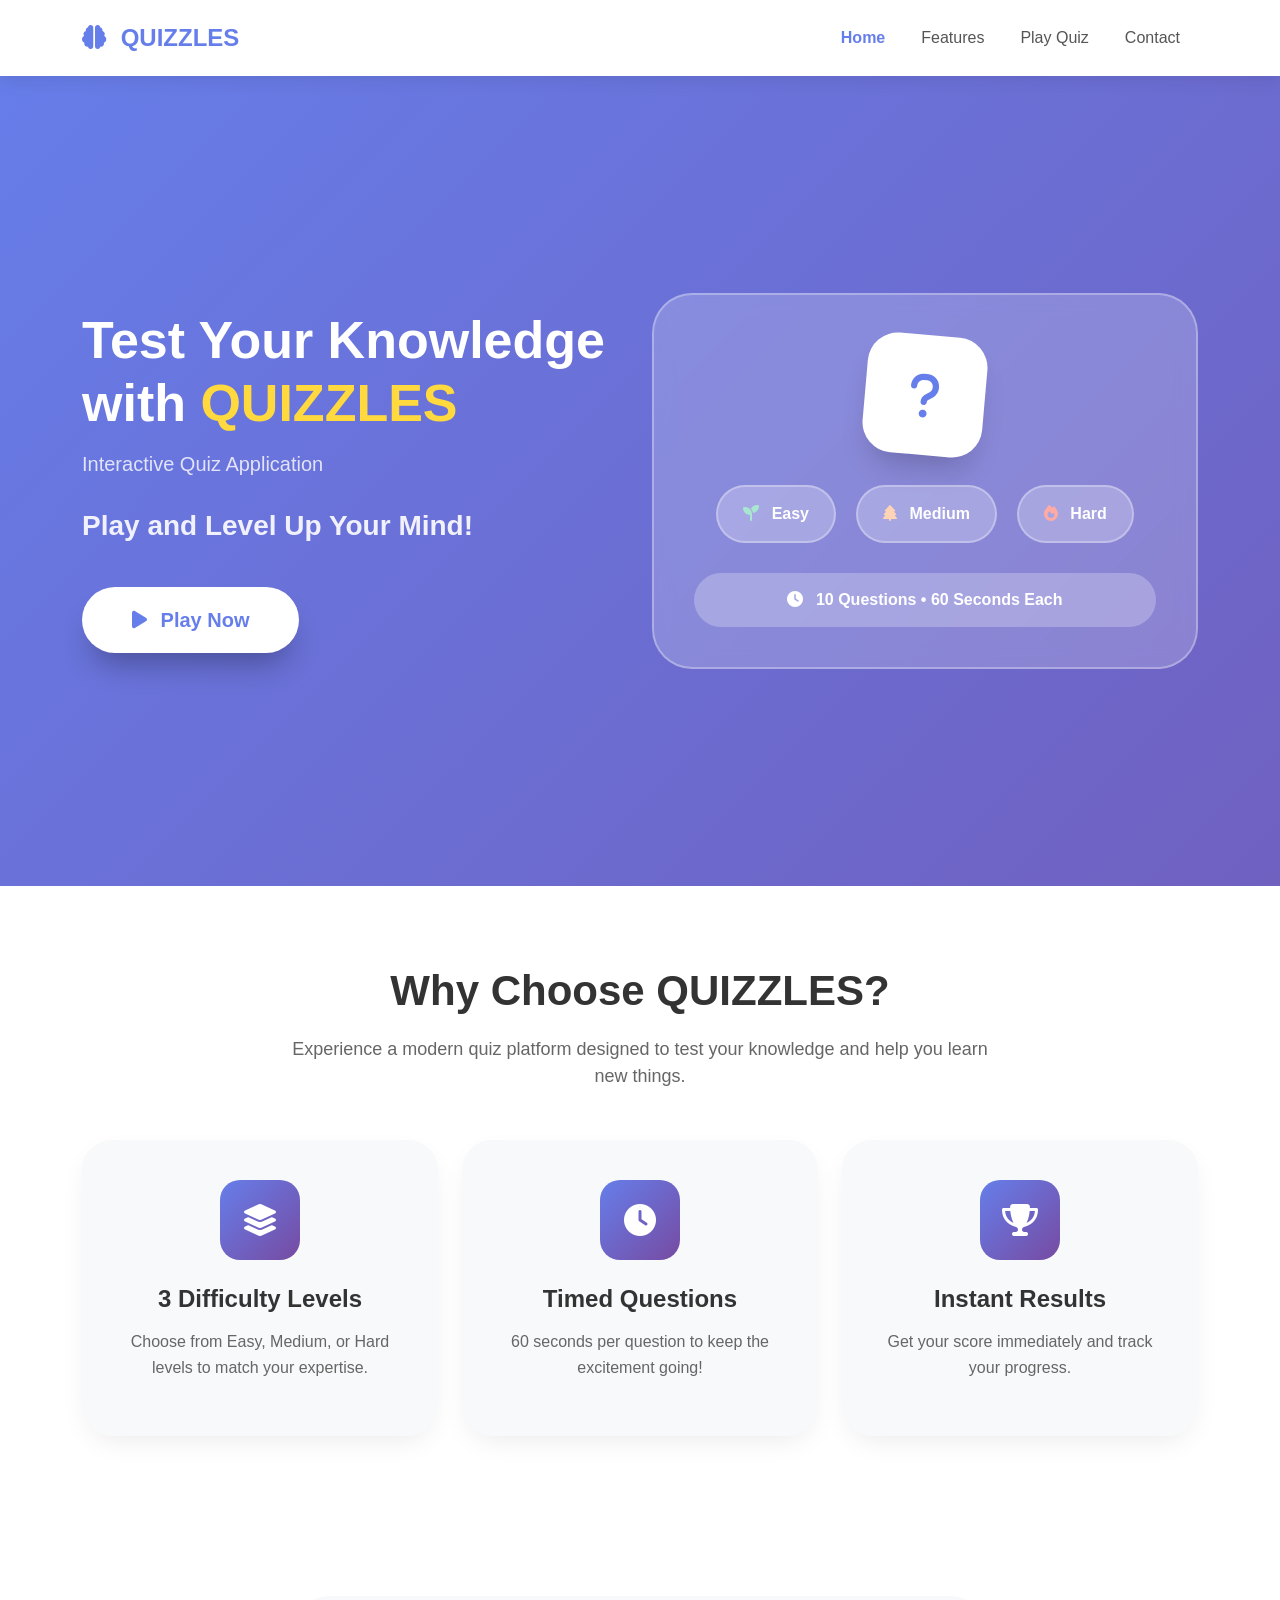
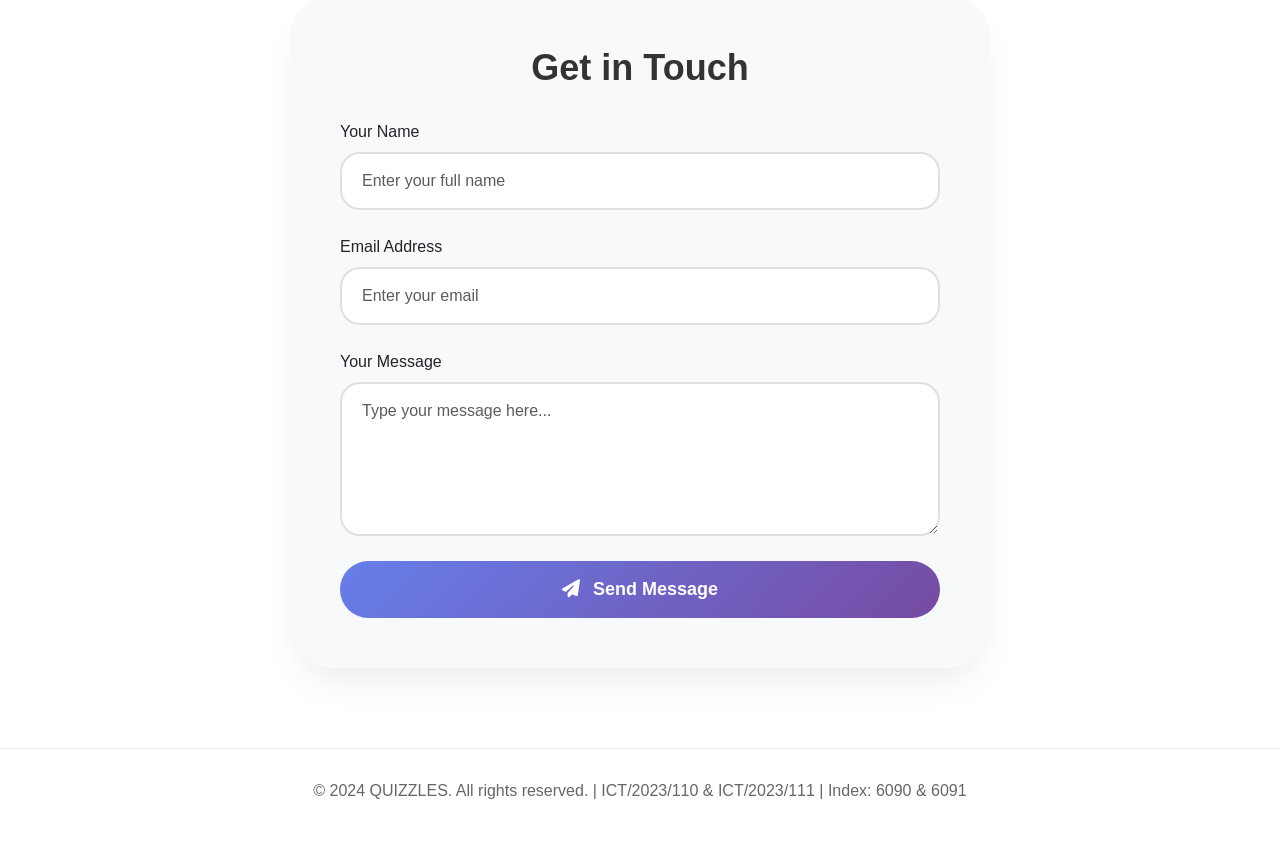
<file: index.html>
<!DOCTYPE html>
<html lang="en">
<head>
    <meta charset="UTF-8">
    <meta name="viewport" content="width=device-width, initial-scale=1.0">
    <title>QUIZZLES - Colorful Quiz App</title>
    
    <!-- Bootstrap CSS -->
    <link href="https://cdn.jsdelivr.net/npm/bootstrap@5.3.0/dist/css/bootstrap.min.css" rel="stylesheet">
    
    <!-- Font Awesome Icons -->
    <link rel="stylesheet" href="https://cdnjs.cloudflare.com/ajax/libs/font-awesome/6.4.0/css/all.min.css">
    
    <!-- Our Custom CSS (from css folder) -->
    <link rel="stylesheet" href="css/style.css">
</head>

<body>

    <!-- Navigation Bar -->
    <nav class="navbar navbar-expand-lg">
        <div class="container">
            <a class="navbar-brand" href="index.html">
                <i class="fas fa-brain"></i> QUIZZLES
            </a>
            <button class="navbar-toggler" type="button" data-bs-toggle="collapse" data-bs-target="#navbarNav">
                <span class="navbar-toggler-icon"></span>
            </button>
            <div class="collapse navbar-collapse" id="navbarNav">
                <ul class="navbar-nav ms-auto">
                    <li class="nav-item">
                        <a class="nav-link active" href="index.html">Home</a>
                    </li>
                    <li class="nav-item">
                        <a class="nav-link" href="#features">Features</a>
                    </li>
                    <li class="nav-item">
                        <a class="nav-link" href="level-selection.html">Play Quiz</a>
                    </li>
                    <li class="nav-item">
                        <a class="nav-link" href="#contact">Contact</a>
                    </li>
                </ul>
            </div>
        </div>
    </nav>

    <!-- Hero Section - Based on Your Wireframe -->
    <section class="hero-section">
        <div class="container">
            <div class="row align-items-center">
                <div class="col-lg-6">
                    <div class="hero-content">
                        <h1>Test Your Knowledge<br>with <span style="color: #ffd93d;">QUIZZLES</span></h1>
                        <p class="lead">Interactive Quiz Application</p>
                        <h2>Play and Level Up Your Mind!</h2>
                        
                        <!-- Play Now Button - Big and Colorful -->
                        <a href="level-selection.html" class="btn-play mt-4">
                            <i class="fas fa-play me-2"></i> Play Now
                        </a>
                    </div>
                </div>
                
                <div class="col-lg-6">
                    <!-- Colorful Illustration -->
                    <div class="quiz-illustration">
                        <div class="illustration-icon">
                            <i class="fas fa-question"></i>
                        </div>
                        
                        <!-- Level Preview -->
                        <div class="level-preview">
                            <div class="level-preview-item easy">
                                <i class="fas fa-seedling"></i> Easy
                            </div>
                            <div class="level-preview-item medium">
                                <i class="fas fa-tree"></i> Medium
                            </div>
                            <div class="level-preview-item hard">
                                <i class="fas fa-fire"></i> Hard
                            </div>
                        </div>
                        
                        <!-- Timer Badge -->
                        <div style="background: rgba(255,255,255,0.25); padding: 15px; border-radius: 60px; color: white; font-weight: 600;">
                            <i class="fas fa-clock me-2"></i> 10 Questions • 60 Seconds Each
                        </div>
                    </div>
                </div>
            </div>
        </div>
    </section>

    <!-- Features Section -->
    <section id="features" class="features-section">
        <div class="container">
            <h2 class="section-title">Why Choose QUIZZLES?</h2>
            <p class="section-subtitle">Experience a modern quiz platform designed to test your knowledge and help you learn new things.</p>
            
            <div class="row g-4">
                <div class="col-md-4">
                    <div class="feature-card">
                        <div class="feature-icon">
                            <i class="fas fa-layer-group"></i>
                        </div>
                        <h3>3 Difficulty Levels</h3>
                        <p>Choose from Easy, Medium, or Hard levels to match your expertise.</p>
                    </div>
                </div>
                
                <div class="col-md-4">
                    <div class="feature-card">
                        <div class="feature-icon">
                            <i class="fas fa-clock"></i>
                        </div>
                        <h3>Timed Questions</h3>
                        <p>60 seconds per question to keep the excitement going!</p>
                    </div>
                </div>
                
                <div class="col-md-4">
                    <div class="feature-card">
                        <div class="feature-icon">
                            <i class="fas fa-trophy"></i>
                        </div>
                        <h3>Instant Results</h3>
                        <p>Get your score immediately and track your progress.</p>
                    </div>
                </div>
            </div>
        </div>
    </section>

    <!-- Contact Section -->
    <section id="contact" class="contact-section">
        <div class="container">
            <div class="contact-form">
                <h2>Get in Touch</h2>
                
                <form onsubmit="return false;">
                    <div class="form-group">
                        <label class="form-label">Your Name</label>
                        <input type="text" class="form-control" placeholder="Enter your full name">
                    </div>
                    
                    <div class="form-group">
                        <label class="form-label">Email Address</label>
                        <input type="email" class="form-control" placeholder="Enter your email">
                    </div>
                    
                    <div class="form-group">
                        <label class="form-label">Your Message</label>
                        <textarea class="form-control" rows="5" placeholder="Type your message here..."></textarea>
                    </div>
                    
                    <button type="submit" class="btn-submit">
                        <i class="fas fa-paper-plane me-2"></i> Send Message
                    </button>
                </form>
            </div>
        </div>
    </section>

    <!-- Footer -->
    <footer class="footer">
        <div class="container">
            <p>© 2024 QUIZZLES. All rights reserved. | ICT/2023/110 & ICT/2023/111 | Index: 6090 & 6091</p>
        </div>
    </footer>

    <!-- Bootstrap JS -->
    <script src="https://cdn.jsdelivr.net/npm/bootstrap@5.3.0/dist/js/bootstrap.bundle.min.js"></script>
</body>
</html>
</file>
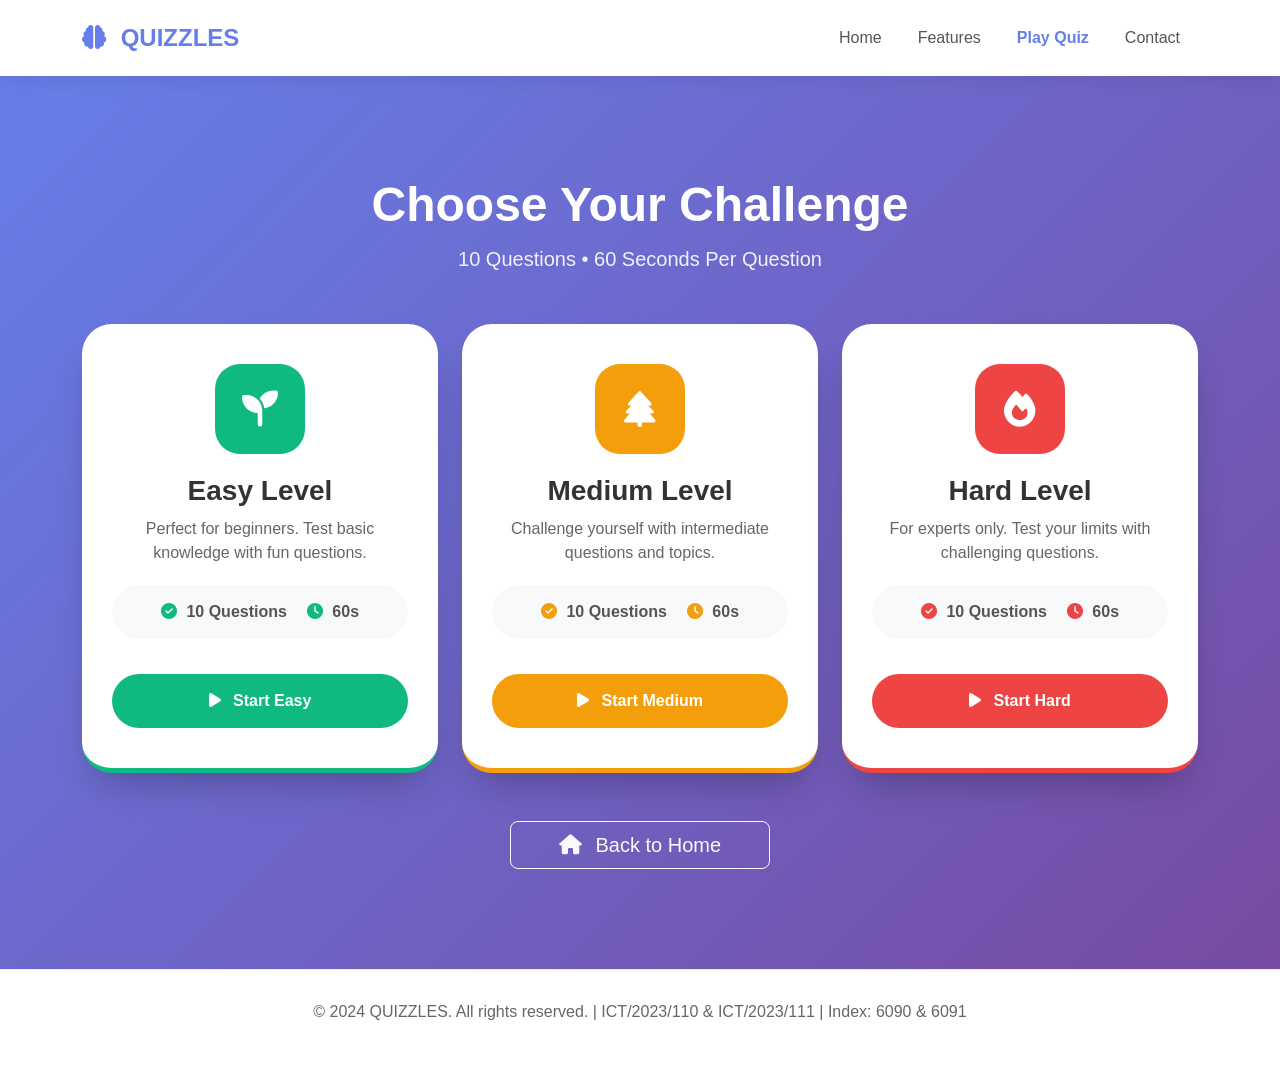
<file: level-selection.html>
<!DOCTYPE html>
<html lang="en">
<head>
    <meta charset="UTF-8">
    <meta name="viewport" content="width=device-width, initial-scale=1.0">
    <title>Choose Level - QUIZZLES</title>
    
    <!-- Bootstrap CSS -->
    <link href="https://cdn.jsdelivr.net/npm/bootstrap@5.3.0/dist/css/bootstrap.min.css" rel="stylesheet">
    
    <!-- Font Awesome Icons -->
    <link rel="stylesheet" href="https://cdnjs.cloudflare.com/ajax/libs/font-awesome/6.4.0/css/all.min.css">
    
    <!-- Our Custom CSS -->
    <link rel="stylesheet" href="css/style.css">
</head>
<body>

    <!-- Navigation Bar -->
    <nav class="navbar navbar-expand-lg">
        <div class="container">
            <a class="navbar-brand" href="index.html">
                <i class="fas fa-brain"></i> QUIZZLES
            </a>
            <button class="navbar-toggler" type="button" data-bs-toggle="collapse" data-bs-target="#navbarNav">
                <span class="navbar-toggler-icon"></span>
            </button>
            <div class="collapse navbar-collapse" id="navbarNav">
                <ul class="navbar-nav ms-auto">
                    <li class="nav-item">
                        <a class="nav-link" href="index.html">Home</a>
                    </li>
                    <li class="nav-item">
                        <a class="nav-link" href="index.html#features">Features</a>
                    </li>
                    <li class="nav-item">
                        <a class="nav-link active" href="level-selection.html">Play Quiz</a>
                    </li>
                    <li class="nav-item">
                        <a class="nav-link" href="index.html#contact">Contact</a>
                    </li>
                </ul>
            </div>
        </div>
    </nav>

    <!-- Level Selection Section -->
    <section class="level-section">
        <div class="container">
            <div class="level-header">
                <h1>Choose Your Challenge</h1>
                <p>10 Questions • 60 Seconds Per Question</p>
            </div>
            
            <div class="row g-4">
                <!-- Easy Level Card -->
                <div class="col-lg-4">
                    <div class="level-card easy" onclick="selectLevel('easy')">
                        <div class="level-icon-large">
                            <i class="fas fa-seedling"></i>
                        </div>
                        <h3>Easy Level</h3>
                        <p>Perfect for beginners. Test basic knowledge with fun questions.</p>
                        
                        <div class="level-stats">
                            <span><i class="fas fa-check-circle"></i> 10 Questions</span>
                            <span><i class="fas fa-clock"></i> 60s</span>
                        </div>
                        
                        <button class="btn-level easy">
                            <i class="fas fa-play me-2"></i> Start Easy
                        </button>
                    </div>
                </div>
                
                <!-- Medium Level Card -->
                <div class="col-lg-4">
                    <div class="level-card medium" onclick="selectLevel('medium')">
                        <div class="level-icon-large">
                            <i class="fas fa-tree"></i>
                        </div>
                        <h3>Medium Level</h3>
                        <p>Challenge yourself with intermediate questions and topics.</p>
                        
                        <div class="level-stats">
                            <span><i class="fas fa-check-circle"></i> 10 Questions</span>
                            <span><i class="fas fa-clock"></i> 60s</span>
                        </div>
                        
                        <button class="btn-level medium">
                            <i class="fas fa-play me-2"></i> Start Medium
                        </button>
                    </div>
                </div>
                
                <!-- Hard Level Card -->
                <div class="col-lg-4">
                    <div class="level-card hard" onclick="selectLevel('hard')">
                        <div class="level-icon-large">
                            <i class="fas fa-fire"></i>
                        </div>
                        <h3>Hard Level</h3>
                        <p>For experts only. Test your limits with challenging questions.</p>
                        
                        <div class="level-stats">
                            <span><i class="fas fa-check-circle"></i> 10 Questions</span>
                            <span><i class="fas fa-clock"></i> 60s</span>
                        </div>
                        
                        <button class="btn-level hard">
                            <i class="fas fa-play me-2"></i> Start Hard
                        </button>
                    </div>
                </div>
            </div>
            
            <!-- Back to Home Button -->
            <div class="text-center mt-5">
                <a href="index.html" class="btn btn-outline-light btn-lg px-5">
                    <i class="fas fa-home me-2"></i> Back to Home
                </a>
            </div>
        </div>
    </section>

    <!-- Footer -->
    <footer class="footer">
        <div class="container">
            <p>© 2024 QUIZZLES. All rights reserved. | ICT/2023/110 & ICT/2023/111 | Index: 6090 & 6091</p>
        </div>
    </footer>

    <!-- Bootstrap JS -->
    <script src="https://cdn.jsdelivr.net/npm/bootstrap@5.3.0/dist/js/bootstrap.bundle.min.js"></script>
    
    <!-- Level Selection Script -->
    <script>
        function selectLevel(level) {
            // Store selected level
            localStorage.setItem('quizLevel', level);
            
            // Add click animation
            const card = event.currentTarget;
            card.style.transform = 'scale(0.98)';
            
            // Redirect to quiz page
            setTimeout(() => {
                window.location.href = 'quiz.html';
            }, 300);
        }
    </script>
</body>
</html>
</file>
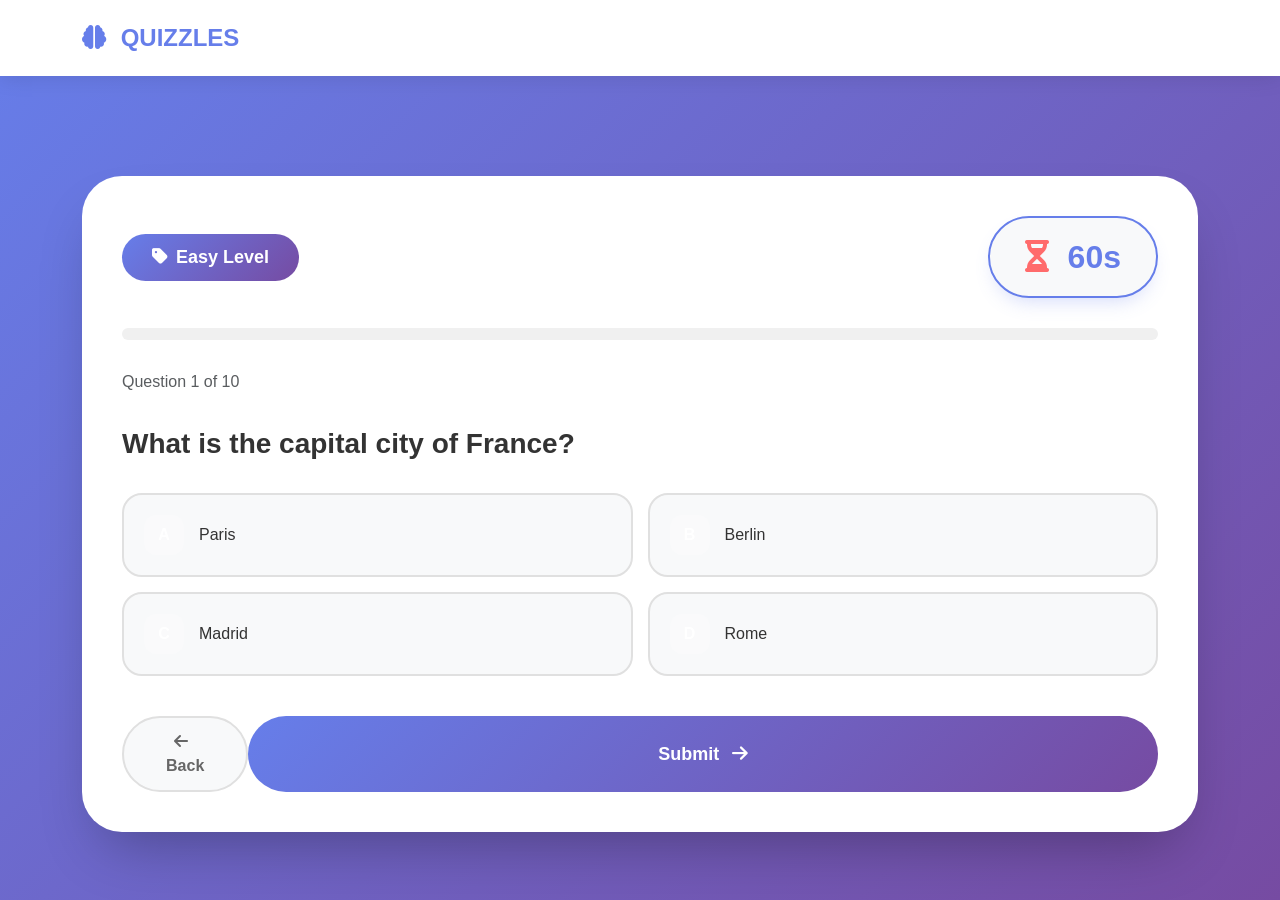
<file: quiz.html>
<!DOCTYPE html>
<html lang="en">
<head>
    <meta charset="UTF-8">
    <meta name="viewport" content="width=device-width, initial-scale=1.0">
    <title>Quiz Challenge - QUIZZLES</title>
    
    <!-- Bootstrap CSS -->
    <link href="https://cdn.jsdelivr.net/npm/bootstrap@5.3.0/dist/css/bootstrap.min.css" rel="stylesheet">
    
    <!-- Font Awesome Icons -->
    <link rel="stylesheet" href="https://cdnjs.cloudflare.com/ajax/libs/font-awesome/6.4.0/css/all.min.css">
    
    <!-- Our Custom CSS -->
    <link rel="stylesheet" href="css/style.css">
    
    <style>
        /* Quiz Page Specific Styles */
        .quiz-container {
            background: white;
            border-radius: 40px;
            padding: 40px;
            margin: 100px 0 50px;
            box-shadow: 0 30px 60px -20px rgba(0,0,0,0.3);
        }
        
        .quiz-header {
            display: flex;
            justify-content: space-between;
            align-items: center;
            margin-bottom: 30px;
            flex-wrap: wrap;
            gap: 20px;
        }
        
        .level-badge {
            background: linear-gradient(135deg, #667eea, #764ba2);
            color: white;
            padding: 10px 30px;
            border-radius: 50px;
            font-weight: 600;
            font-size: 18px;
        }
        
        .timer-box {
            background: #f8f9fa;
            padding: 15px 35px;
            border-radius: 60px;
            font-size: 32px;
            font-weight: 700;
            color: #667eea;
            box-shadow: 0 10px 20px -8px rgba(102,126,234,0.3);
            border: 2px solid #667eea;
        }
        
        .timer-box i {
            color: #ff6b6b;
            margin-right: 10px;
        }
        
        .progress {
            height: 12px;
            background: #f0f0f0;
            border-radius: 20px;
            margin: 30px 0;
        }
        
        .progress-bar {
            background: linear-gradient(135deg, #667eea, #764ba2);
            border-radius: 20px;
        }
        
        .question-text {
            font-size: 28px;
            font-weight: 700;
            color: #333;
            margin: 30px 0;
            line-height: 1.4;
        }
        
        .options-grid {
            display: grid;
            grid-template-columns: repeat(2, 1fr);
            gap: 15px;
            margin: 30px 0;
        }
        
        .option-item {
            background: #f8f9fa;
            border: 2px solid #e0e0e0;
            border-radius: 20px;
            padding: 20px;
            cursor: pointer;
            transition: all 0.3s;
            font-weight: 500;
            color: #333;
            display: flex;
            align-items: center;
            gap: 15px;
        }
        
        .option-item:hover {
            border-color: #667eea;
            background: #f0f4ff;
            transform: translateY(-3px);
            box-shadow: 0 10px 20px -8px rgba(102,126,234,0.3);
        }
        
        .option-item.selected {
            background: linear-gradient(135deg, #667eea, #764ba2);
            border-color: #667eea;
            color: white;
        }
        
        .option-item.correct {
            background: linear-gradient(135deg, #10b981, #059669);
            border-color: #10b981;
            color: white;
        }
        
        .option-item.wrong {
            background: linear-gradient(135deg, #ef4444, #dc2626);
            border-color: #ef4444;
            color: white;
        }
        
        .option-letter {
            width: 40px;
            height: 40px;
            background: rgba(255,255,255,0.2);
            border-radius: 12px;
            display: flex;
            align-items: center;
            justify-content: center;
            font-weight: 700;
            color: white;
        }
        
        .nav-buttons {
            display: flex;
            justify-content: space-between;
            margin-top: 40px;
        }
        
        .btn-back {
            background: #f8f9fa;
            color: #666;
            padding: 12px 35px;
            border-radius: 50px;
            font-weight: 600;
            border: 2px solid #e0e0e0;
            transition: all 0.3s;
        }
        
        .btn-back:hover {
            background: #e0e0e0;
        }
        
        .btn-submit {
            background: linear-gradient(135deg, #667eea, #764ba2);
            color: white;
            padding: 12px 35px;
            border-radius: 50px;
            font-weight: 600;
            border: none;
            transition: all 0.3s;
        }
        
        .btn-submit:hover {
            transform: translateY(-3px);
            box-shadow: 0 15px 25px -8px #667eea;
        }
    </style>
</head>
<body>

    <!-- Navigation Bar -->
    <nav class="navbar navbar-expand-lg">
        <div class="container">
            <a class="navbar-brand" href="index.html">
                <i class="fas fa-brain"></i> QUIZZLES
            </a>
        </div>
    </nav>

    <!-- Quiz Container -->
    <div class="container">
        <div class="quiz-container">
            <!-- Quiz Header -->
            <div class="quiz-header">
                <span class="level-badge" id="levelDisplay">
                    <i class="fas fa-tag me-2"></i>Easy Level
                </span>
                <div class="timer-box" id="timerContainer">
                    <i class="fas fa-hourglass-half"></i>
                    <span id="timer">60s</span>
                </div>
            </div>

            <!-- Progress Bar -->
            <div class="progress">
                <div class="progress-bar" id="progressBar" style="width: 10%;"></div>
            </div>

            <!-- Question Counter -->
            <p class="text-muted mb-2" id="questionCounter">Question 1 of 10</p>

            <!-- Question Area -->
            <div id="questionArea">
                <h2 class="question-text" id="question">What is the capital city of France?</h2>
                
                <div class="options-grid" id="optionsGrid">
                    <!-- Options will be loaded here -->
                </div>

                <!-- Navigation Buttons -->
                <div class="nav-buttons">
                    <button class="btn-back" onclick="goBack()">
                        <i class="fas fa-arrow-left me-2"></i>Back
                    </button>
                    <button class="btn-submit" onclick="submitAnswer()">
                        Submit <i class="fas fa-arrow-right ms-2"></i>
                    </button>
                </div>
            </div>
        </div>
    </div>

    <!-- Bootstrap JS -->
    <script src="https://cdn.jsdelivr.net/npm/bootstrap@5.3.0/dist/js/bootstrap.bundle.min.js"></script>
    
    <!-- Quiz Data (Questions) -->
    <script src="js/quiz-data.js"></script>
    
    <!-- Quiz Logic -->
    <script>
        // Quiz state
        let currentQuestionIndex = 0;
        let timerInterval;
        let timeLeft = 60;
        let selectedOption = null;
        let currentScore = 0;
        let selectedLevel = 'easy';
        let totalQuestions = 10;
        let questions = [];

        // Initialize quiz
        document.addEventListener('DOMContentLoaded', function() {
            initializeQuiz();
        });

        function initializeQuiz() {
            // Get selected level
            selectedLevel = localStorage.getItem('quizLevel') || 'easy';
            
            // Update level display
            document.getElementById('levelDisplay').innerHTML = 
                '<i class="fas fa-tag me-2"></i>' + 
                selectedLevel.charAt(0).toUpperCase() + selectedLevel.slice(1) + ' Level';
            
            // Get questions
            questions = quizQuestions[selectedLevel];
            totalQuestions = questions.length;
            
            // Reset
            currentQuestionIndex = 0;
            currentScore = 0;
            
            // Load first question
            loadQuestion();
        }

        function loadQuestion() {
            // Clear timer
            if (timerInterval) {
                clearInterval(timerInterval);
            }
            
            // Get current question
            const question = questions[currentQuestionIndex];
            
            // Update counter
            document.getElementById('questionCounter').textContent = 
                `Question ${currentQuestionIndex + 1} of ${totalQuestions}`;
            
            // Update progress
            const progress = ((currentQuestionIndex) / totalQuestions) * 100;
            document.getElementById('progressBar').style.width = progress + '%';
            
            // Display question
            document.getElementById('question').textContent = question.question;
            
            // Display options
            const optionsGrid = document.getElementById('optionsGrid');
            optionsGrid.innerHTML = '';
            
            const letters = ['A', 'B', 'C', 'D'];
            
            question.options.forEach((option, index) => {
                const optionDiv = document.createElement('div');
                optionDiv.className = 'option-item';
                optionDiv.innerHTML = `
                    <span class="option-letter">${letters[index]}</span>
                    <span>${option}</span>
                `;
                optionDiv.onclick = function() { selectOption(index); };
                optionDiv.id = `option-${index}`;
                optionsGrid.appendChild(optionDiv);
            });
            
            // Reset
            selectedOption = null;
            timeLeft = 60;
            document.getElementById('timer').textContent = timeLeft + 's';
            startTimer();
        }

        function startTimer() {
            timerInterval = setInterval(() => {
                timeLeft--;
                document.getElementById('timer').textContent = timeLeft + 's';
                
                if (timeLeft <= 10) {
                    document.getElementById('timer').style.color = '#ef4444';
                }
                
                if (timeLeft <= 0) {
                    clearInterval(timerInterval);
                    alert('Time\'s up! Moving to next question.');
                    submitAnswer();
                }
            }, 1000);
        }

        function selectOption(index) {
            // Remove selected class from all
            document.querySelectorAll('.option-item').forEach(opt => {
                opt.classList.remove('selected');
            });
            
            // Add selected class
            document.getElementById(`option-${index}`).classList.add('selected');
            selectedOption = index;
        }

        function submitAnswer() {
            if (selectedOption === null) {
                alert('Please select an answer!');
                return;
            }
            
            clearInterval(timerInterval);
            
            const currentQuestion = questions[currentQuestionIndex];
            const isCorrect = (selectedOption === currentQuestion.correct);
            
            // Show correct/wrong
            document.querySelectorAll('.option-item').forEach((opt, index) => {
                if (index === currentQuestion.correct) {
                    opt.classList.add('correct');
                } else if (index === selectedOption && !isCorrect) {
                    opt.classList.add('wrong');
                }
            });
            
            if (isCorrect) {
                currentScore++;
            }
            
            setTimeout(() => {
                if (currentQuestionIndex < questions.length - 1) {
                    currentQuestionIndex++;
                    loadQuestion();
                } else {
                    localStorage.setItem('quizScore', currentScore);
                    localStorage.setItem('totalQuestions', questions.length);
                    window.location.href = 'result.html';
                }
            }, 1000);
        }

        function goBack() {
            if (confirm('Quit quiz? Your progress will be lost.')) {
                clearInterval(timerInterval);
                window.location.href = 'level-selection.html';
            }
        }
    </script>
</body>
</html>
</file>
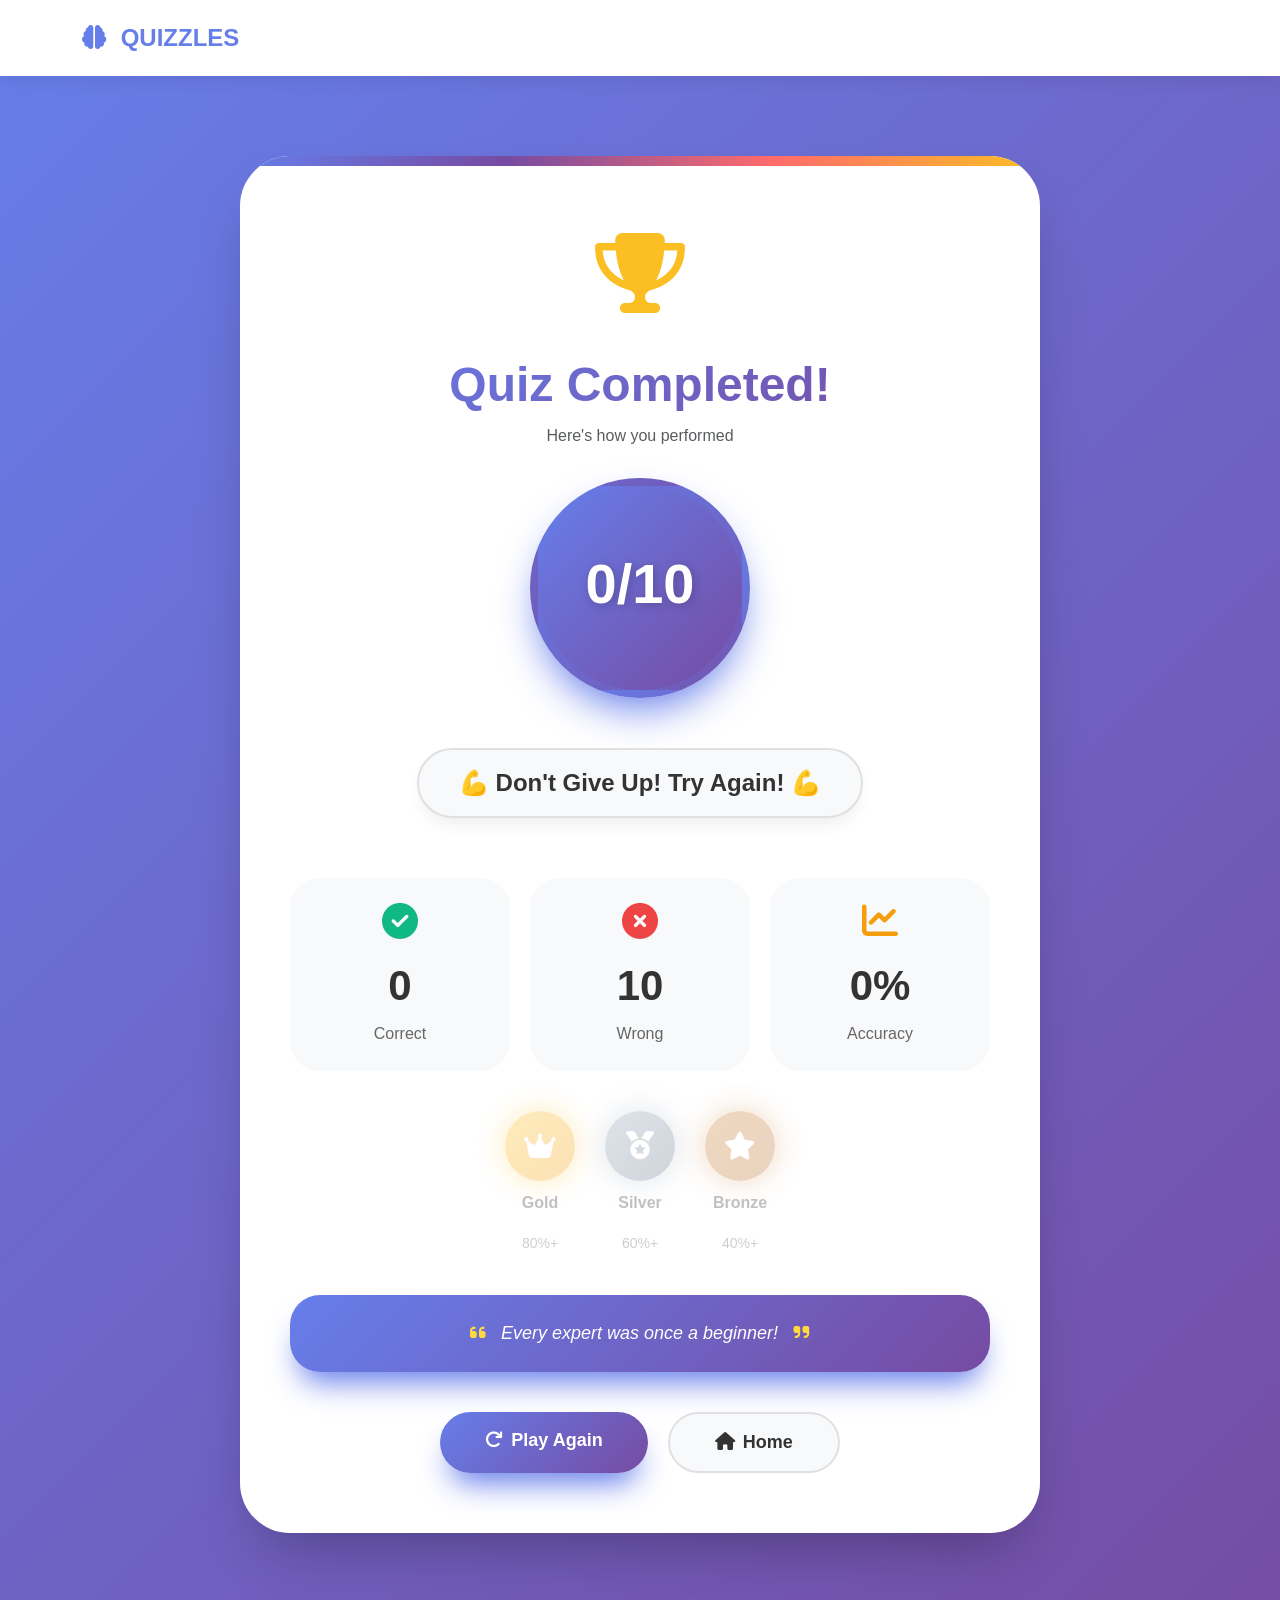
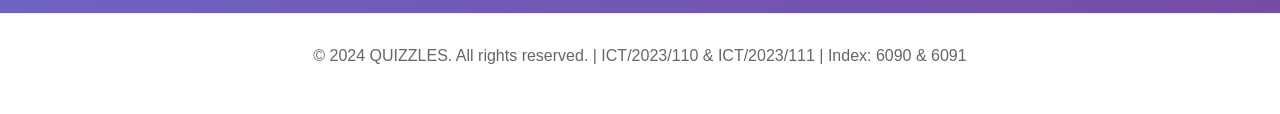
<file: result.html>
<!DOCTYPE html>
<html lang="en">
<head>
    <meta charset="UTF-8">
    <meta name="viewport" content="width=device-width, initial-scale=1.0">
    <title>Quiz Results - QUIZZLES</title>
    
    <!-- Bootstrap CSS -->
    <link href="https://cdn.jsdelivr.net/npm/bootstrap@5.3.0/dist/css/bootstrap.min.css" rel="stylesheet">
    
    <!-- Font Awesome Icons -->
    <link rel="stylesheet" href="https://cdnjs.cloudflare.com/ajax/libs/font-awesome/6.4.0/css/all.min.css">
    
    <!-- Our Custom CSS -->
    <link rel="stylesheet" href="css/style.css">
    
    <style>
        /* Additional Result Page Styles */
        .result-container {
            min-height: 90vh;
            display: flex;
            align-items: center;
            padding: 80px 0;
        }
        
        .result-card {
            background: white;
            border-radius: 50px;
            padding: 60px 50px;
            text-align: center;
            max-width: 800px;
            margin: 0 auto;
            box-shadow: 0 30px 60px -20px rgba(0,0,0,0.3);
            position: relative;
            overflow: hidden;
        }
        
        .result-card::before {
            content: '';
            position: absolute;
            top: 0;
            left: 0;
            right: 0;
            height: 10px;
            background: linear-gradient(90deg, #667eea, #764ba2, #ff6b6b, #fbbf24);
        }
        
        .trophy-icon {
            font-size: 80px;
            margin-bottom: 20px;
            animation: bounce 2s infinite;
        }
        
        @keyframes bounce {
            0%, 100% { transform: translateY(0); }
            50% { transform: translateY(-15px); }
        }
        
        .result-card h1 {
            font-size: 48px;
            font-weight: 800;
            background: linear-gradient(135deg, #667eea, #764ba2);
            -webkit-background-clip: text;
            -webkit-text-fill-color: transparent;
            margin-bottom: 10px;
        }
        
        .score-circle {
            width: 220px;
            height: 220px;
            background: linear-gradient(135deg, #667eea, #764ba2);
            border-radius: 50%;
            display: flex;
            align-items: center;
            justify-content: center;
            margin: 30px auto;
            border: 8px solid rgba(102,126,234,0.2);
            box-shadow: 0 20px 40px -10px #667eea;
        }
        
        .score-circle h2 {
            color: white;
            font-size: 56px;
            font-weight: 800;
            text-shadow: 2px 2px 10px rgba(0,0,0,0.2);
        }
        
        .performance-badge {
            background: #f8f9fa;
            padding: 15px 40px;
            border-radius: 60px;
            display: inline-block;
            font-weight: 700;
            font-size: 24px;
            color: #333;
            margin: 20px 0;
            box-shadow: 0 10px 20px -8px rgba(0,0,0,0.1);
            border: 2px solid #e0e0e0;
        }
        
        .stats-grid {
            display: grid;
            grid-template-columns: repeat(3, 1fr);
            gap: 20px;
            margin: 40px 0;
        }
        
        .stat-box {
            background: #f8f9fa;
            padding: 25px;
            border-radius: 30px;
            transition: all 0.3s;
        }
        
        .stat-box:hover {
            transform: translateY(-5px);
            box-shadow: 0 15px 25px -8px rgba(102,126,234,0.3);
        }
        
        .stat-box i {
            font-size: 36px;
            margin-bottom: 15px;
        }
        
        .stat-box:nth-child(1) i { color: #10b981; }
        .stat-box:nth-child(2) i { color: #ef4444; }
        .stat-box:nth-child(3) i { color: #f59e0b; }
        
        .stat-box .big-number {
            font-size: 42px;
            font-weight: 800;
            color: #333;
            margin-bottom: 5px;
        }
        
        .stat-box .stat-label {
            color: #666;
            font-size: 16px;
            font-weight: 500;
        }
        
        .medals-row {
            display: flex;
            justify-content: center;
            gap: 30px;
            margin: 40px 0;
        }
        
        .medal {
            text-align: center;
            opacity: 0.3;
            transition: all 0.3s;
        }
        
        .medal.unlocked {
            opacity: 1;
            transform: scale(1.1);
        }
        
        .medal-icon {
            width: 70px;
            height: 70px;
            border-radius: 50%;
            display: flex;
            align-items: center;
            justify-content: center;
            margin: 0 auto 10px;
            font-size: 28px;
            color: white;
        }
        
        .medal.gold .medal-icon {
            background: linear-gradient(135deg, #fbbf24, #f59e0b);
            box-shadow: 0 0 30px #fbbf24;
        }
        
        .medal.silver .medal-icon {
            background: linear-gradient(135deg, #94a3b8, #64748b);
            box-shadow: 0 0 30px #94a3b8;
        }
        
        .medal.bronze .medal-icon {
            background: linear-gradient(135deg, #cd7f32, #b87333);
            box-shadow: 0 0 30px #cd7f32;
        }
        
        .medal p {
            font-weight: 600;
            color: #333;
        }
        
        .quote-box {
            background: linear-gradient(135deg, #667eea, #764ba2);
            padding: 25px;
            border-radius: 30px;
            margin: 40px 0;
            color: white;
            font-style: italic;
            font-size: 18px;
            box-shadow: 0 20px 30px -10px #667eea;
        }
        
        .quote-box i {
            color: #ffd93d;
            margin: 0 10px;
        }
        
        .action-buttons {
            display: flex;
            justify-content: center;
            gap: 20px;
            margin-top: 40px;
        }
        
        .btn-retry {
            background: linear-gradient(135deg, #667eea, #764ba2);
            color: white;
            padding: 15px 45px;
            border-radius: 60px;
            text-decoration: none;
            font-weight: 600;
            font-size: 18px;
            transition: all 0.3s;
            box-shadow: 0 20px 30px -10px #667eea;
        }
        
        .btn-retry:hover {
            transform: translateY(-5px);
            box-shadow: 0 25px 35px -8px #667eea;
            color: white;
        }
        
        .btn-home {
            background: #f8f9fa;
            color: #333;
            padding: 15px 45px;
            border-radius: 60px;
            text-decoration: none;
            font-weight: 600;
            font-size: 18px;
            transition: all 0.3s;
            border: 2px solid #e0e0e0;
        }
        
        .btn-home:hover {
            background: #e0e0e0;
            transform: translateY(-3px);
        }
        
        @media (max-width: 768px) {
            .result-card {
                padding: 30px 20px;
            }
            
            .stats-grid {
                grid-template-columns: 1fr;
            }
            
            .medals-row {
                flex-direction: column;
                align-items: center;
                gap: 20px;
            }
            
            .action-buttons {
                flex-direction: column;
                gap: 15px;
            }
            
            .score-circle {
                width: 180px;
                height: 180px;
            }
            
            .score-circle h2 {
                font-size: 42px;
            }
        }
    </style>
</head>
<body>

    <!-- Navigation Bar -->
    <nav class="navbar navbar-expand-lg">
        <div class="container">
            <a class="navbar-brand" href="index.html">
                <i class="fas fa-brain"></i> QUIZZLES
            </a>
        </div>
    </nav>

    <!-- Results Section -->
    <section class="result-container">
        <div class="container">
            <div class="result-card">
                <!-- Trophy Icon -->
                <div class="trophy-icon">
                    <i class="fas fa-trophy" style="color: #fbbf24;"></i>
                </div>
                
                <!-- Title -->
                <h1>Quiz Completed!</h1>
                <p class="text-muted">Here's how you performed</p>
                
                <!-- Score Circle -->
                <div class="score-circle">
                    <h2 id="scoreDisplay">0/10</h2>
                </div>
                
                <!-- Performance Badge -->
                <div class="performance-badge" id="performanceText">
                    Great Job! 🌟
                </div>
                
                <!-- Stats Grid -->
                <div class="stats-grid">
                    <div class="stat-box">
                        <i class="fas fa-check-circle"></i>
                        <div class="big-number" id="correctCount">0</div>
                        <div class="stat-label">Correct</div>
                    </div>
                    <div class="stat-box">
                        <i class="fas fa-times-circle"></i>
                        <div class="big-number" id="wrongCount">0</div>
                        <div class="stat-label">Wrong</div>
                    </div>
                    <div class="stat-box">
                        <i class="fas fa-chart-line"></i>
                        <div class="big-number" id="percentageDisplay">0%</div>
                        <div class="stat-label">Accuracy</div>
                    </div>
                </div>
                
                <!-- Medals Achievement -->
                <div class="medals-row">
                    <div class="medal gold" id="goldMedal">
                        <div class="medal-icon"><i class="fas fa-crown"></i></div>
                        <p>Gold</p>
                        <small class="text-muted">80%+</small>
                    </div>
                    <div class="medal silver" id="silverMedal">
                        <div class="medal-icon"><i class="fas fa-medal"></i></div>
                        <p>Silver</p>
                        <small class="text-muted">60%+</small>
                    </div>
                    <div class="medal bronze" id="bronzeMedal">
                        <div class="medal-icon"><i class="fas fa-star"></i></div>
                        <p>Bronze</p>
                        <small class="text-muted">40%+</small>
                    </div>
                </div>
                
                <!-- Inspirational Quote -->
                <div class="quote-box">
                    <i class="fas fa-quote-left"></i>
                    <span id="quoteText">The expert in anything was once a beginner.</span>
                    <i class="fas fa-quote-right"></i>
                </div>
                
                <!-- Action Buttons -->
                <div class="action-buttons">
                    <a href="level-selection.html" class="btn-retry">
                        <i class="fas fa-redo me-2"></i>Play Again
                    </a>
                    <a href="index.html" class="btn-home">
                        <i class="fas fa-home me-2"></i>Home
                    </a>
                </div>
            </div>
        </div>
    </section>

    <!-- Footer -->
    <footer class="footer">
        <div class="container">
            <p>© 2024 QUIZZLES. All rights reserved. | ICT/2023/110 & ICT/2023/111 | Index: 6090 & 6091</p>
        </div>
    </footer>

    <!-- Bootstrap JS -->
    <script src="https://cdn.jsdelivr.net/npm/bootstrap@5.3.0/dist/js/bootstrap.bundle.min.js"></script>
    
    <!-- Results Logic -->
    <script>
        document.addEventListener('DOMContentLoaded', function() {
            displayResults();
        });

        function displayResults() {
            // Get score from localStorage
            const score = parseInt(localStorage.getItem('quizScore')) || 0;
            const total = parseInt(localStorage.getItem('totalQuestions')) || 10;
            const wrong = total - score;
            const percentage = Math.round((score / total) * 100);

            // Update display
            document.getElementById('scoreDisplay').textContent = `${score}/${total}`;
            document.getElementById('correctCount').textContent = score;
            document.getElementById('wrongCount').textContent = wrong;
            document.getElementById('percentageDisplay').textContent = `${percentage}%`;

            // Update medals and messages based on score
            const goldMedal = document.getElementById('goldMedal');
            const silverMedal = document.getElementById('silverMedal');
            const bronzeMedal = document.getElementById('bronzeMedal');
            const performanceText = document.getElementById('performanceText');
            const quoteText = document.getElementById('quoteText');

            // Remove any existing unlocked class
            goldMedal.classList.remove('unlocked');
            silverMedal.classList.remove('unlocked');
            bronzeMedal.classList.remove('unlocked');

            if (percentage >= 80) {
                goldMedal.classList.add('unlocked');
                performanceText.innerHTML = '🏆 Excellent! You\'re a Genius! 🏆';
                quoteText.textContent = 'Great job! Your knowledge is impressive!';
            } else if (percentage >= 60) {
                silverMedal.classList.add('unlocked');
                performanceText.innerHTML = '🥈 Good Job! Well Played! 🥈';
                quoteText.textContent = 'Good effort! Keep learning and improving!';
            } else if (percentage >= 40) {
                bronzeMedal.classList.add('unlocked');
                performanceText.innerHTML = '🥉 Nice Try! Keep Practicing! 🥉';
                quoteText.textContent = 'Practice makes perfect! Try again!';
            } else {
                performanceText.innerHTML = '💪 Don\'t Give Up! Try Again! 💪';
                quoteText.textContent = 'Every expert was once a beginner!';
            }
        }
    </script>
</body>
</html>
</file>
<file: css/style.css>
/* ========================================
   QUIZZLES - Colorful Quiz App
   Based on Your Wireframe
========================================= */

* {
    margin: 0;
    padding: 0;
    box-sizing: border-box;
}

body {
    font-family: 'Segoe UI', Tahoma, Geneva, Verdana, sans-serif;
    background: linear-gradient(135deg, #667eea 0%, #764ba2 100%);
    min-height: 100vh;
}

/* Navigation */
.navbar {
    background: white !important;
    box-shadow: 0 2px 20px rgba(0,0,0,0.1);
    padding: 15px 0;
}

.navbar-brand {
    font-weight: 700;
    font-size: 24px;
    color: #667eea !important;
}

.navbar-brand i {
    color: #667eea;
    margin-right: 8px;
}

.nav-link {
    color: #555 !important;
    font-weight: 500;
    margin: 0 10px;
}

.nav-link:hover {
    color: #667eea !important;
}

.nav-link.active {
    color: #667eea !important;
    font-weight: 600;
}

/* Hero Section - Based on your wireframe */
.hero-section {
    min-height: 90vh;
    display: flex;
    align-items: center;
    padding: 80px 0;
}

.hero-content {
    color: white;
}

.hero-content h1 {
    font-size: 52px;
    font-weight: 800;
    margin-bottom: 15px;
    line-height: 1.2;
}

.hero-content h2 {
    font-size: 28px;
    font-weight: 600;
    margin-bottom: 20px;
    color: rgba(255,255,255,0.9);
}

.hero-content .lead {
    font-size: 20px;
    margin-bottom: 30px;
    color: rgba(255,255,255,0.8);
}

/* Play Now Button - Big and Colorful */
.btn-play {
    background: white;
    color: #667eea;
    padding: 18px 50px;
    border-radius: 60px;
    font-weight: 700;
    font-size: 20px;
    text-decoration: none;
    display: inline-block;
    box-shadow: 0 20px 30px -10px rgba(0,0,0,0.3);
    transition: all 0.3s;
    border: none;
}

.btn-play:hover {
    transform: translateY(-5px);
    box-shadow: 0 30px 40px -10px rgba(0,0,0,0.4);
    color: #764ba2;
}

/* Quiz Illustration - Based on wireframe */
.quiz-illustration {
    background: rgba(255,255,255,0.2);
    backdrop-filter: blur(10px);
    border-radius: 40px;
    padding: 40px;
    text-align: center;
    border: 2px solid rgba(255,255,255,0.3);
}

.illustration-icon {
    width: 120px;
    height: 120px;
    background: white;
    border-radius: 30px;
    display: flex;
    align-items: center;
    justify-content: center;
    margin: 0 auto 30px;
    font-size: 50px;
    color: #667eea;
    transform: rotate(5deg);
    box-shadow: 0 20px 30px -10px rgba(0,0,0,0.2);
}

.level-preview {
    display: flex;
    justify-content: center;
    gap: 20px;
    margin: 30px 0;
}

.level-preview-item {
    background: rgba(255,255,255,0.25);
    padding: 15px 25px;
    border-radius: 60px;
    color: white;
    font-weight: 600;
    border: 2px solid rgba(255,255,255,0.3);
}

.level-preview-item i {
    margin-right: 8px;
}

.level-preview-item.easy i { color: #a8e6cf; }
.level-preview-item.medium i { color: #ffd3b6; }
.level-preview-item.hard i { color: #ffaaa5; }

/* Features Section */
.features-section {
    padding: 80px 0;
    background: white;
}

.section-title {
    text-align: center;
    font-size: 42px;
    font-weight: 700;
    color: #333;
    margin-bottom: 20px;
}

.section-subtitle {
    text-align: center;
    color: #666;
    font-size: 18px;
    max-width: 700px;
    margin: 0 auto 50px;
}

.feature-card {
    background: #f8f9fa;
    border-radius: 30px;
    padding: 40px 30px;
    text-align: center;
    height: 100%;
    transition: all 0.3s;
    box-shadow: 0 10px 30px -10px rgba(0,0,0,0.1);
}

.feature-card:hover {
    transform: translateY(-15px);
    box-shadow: 0 20px 40px -10px #667eea;
}

.feature-icon {
    width: 80px;
    height: 80px;
    background: linear-gradient(135deg, #667eea, #764ba2);
    border-radius: 20px;
    display: flex;
    align-items: center;
    justify-content: center;
    margin: 0 auto 25px;
    font-size: 32px;
    color: white;
}

.feature-card h3 {
    font-size: 24px;
    font-weight: 700;
    margin-bottom: 15px;
    color: #333;
}

.feature-card p {
    color: #666;
    line-height: 1.6;
}

/* Level Selection Cards */
.level-section {
    min-height: 90vh;
    padding: 100px 0;
    background: linear-gradient(135deg, #667eea 0%, #764ba2 100%);
}

.level-header {
    text-align: center;
    color: white;
    margin-bottom: 50px;
}

.level-header h1 {
    font-size: 48px;
    font-weight: 800;
    margin-bottom: 10px;
}

.level-header p {
    font-size: 20px;
    color: rgba(255,255,255,0.9);
}

.level-card {
    background: white;
    border-radius: 30px;
    padding: 40px 30px;
    text-align: center;
    height: 100%;
    cursor: pointer;
    transition: all 0.3s;
    box-shadow: 0 20px 40px -15px rgba(0,0,0,0.3);
    border-bottom: 5px solid transparent;
}

.level-card.easy { border-bottom-color: #10b981; }
.level-card.medium { border-bottom-color: #f59e0b; }
.level-card.hard { border-bottom-color: #ef4444; }

.level-card:hover {
    transform: translateY(-15px);
    box-shadow: 0 30px 50px -15px rgba(0,0,0,0.4);
}

.level-icon-large {
    width: 90px;
    height: 90px;
    border-radius: 25px;
    display: flex;
    align-items: center;
    justify-content: center;
    margin: 0 auto 20px;
    font-size: 36px;
    color: white;
}

.easy .level-icon-large { background: #10b981; }
.medium .level-icon-large { background: #f59e0b; }
.hard .level-icon-large { background: #ef4444; }

.level-card h3 {
    font-size: 28px;
    font-weight: 700;
    margin-bottom: 10px;
    color: #333;
}

.level-card p {
    color: #666;
    margin-bottom: 20px;
}

.level-stats {
    display: flex;
    justify-content: center;
    gap: 20px;
    margin: 20px 0;
    padding: 15px;
    background: #f8f9fa;
    border-radius: 50px;
}

.level-stats span {
    font-weight: 600;
    color: #555;
}

.level-stats i {
    margin-right: 5px;
}

.easy .level-stats i { color: #10b981; }
.medium .level-stats i { color: #f59e0b; }
.hard .level-stats i { color: #ef4444; }

.btn-level {
    width: 100%;
    padding: 15px;
    border-radius: 50px;
    font-weight: 600;
    font-size: 16px;
    border: none;
    color: white;
    margin-top: 15px;
    cursor: pointer;
    transition: all 0.3s;
}

.btn-level.easy { background: #10b981; }
.btn-level.medium { background: #f59e0b; }
.btn-level.hard { background: #ef4444; }

.btn-level:hover {
    transform: translateY(-3px);
    box-shadow: 0 15px 25px -8px currentColor;
}

/* Contact Form */
.contact-section {
    padding: 80px 0;
    background: white;
}

.contact-form {
    background: #f8f9fa;
    border-radius: 40px;
    padding: 50px;
    max-width: 700px;
    margin: 0 auto;
    box-shadow: 0 20px 40px -15px rgba(0,0,0,0.1);
}

.contact-form h2 {
    text-align: center;
    font-size: 36px;
    font-weight: 700;
    color: #333;
    margin-bottom: 30px;
}

.form-group {
    margin-bottom: 25px;
}

.form-control {
    width: 100%;
    padding: 15px 20px;
    border: 2px solid #e0e0e0;
    border-radius: 20px;
    font-size: 16px;
    transition: all 0.3s;
}

.form-control:focus {
    border-color: #667eea;
    outline: none;
    box-shadow: 0 0 0 4px rgba(102,126,234,0.1);
}

.btn-submit {
    background: linear-gradient(135deg, #667eea, #764ba2);
    color: white;
    padding: 15px 40px;
    border-radius: 50px;
    font-weight: 600;
    border: none;
    width: 100%;
    font-size: 18px;
    cursor: pointer;
    transition: all 0.3s;
}

.btn-submit:hover {
    transform: translateY(-3px);
    box-shadow: 0 20px 30px -8px #667eea;
}

/* Footer */
.footer {
    background: white;
    padding: 30px 0;
    text-align: center;
    color: #666;
    border-top: 1px solid #eee;
}

/* Result Page */
.result-section {
    min-height: 90vh;
    display: flex;
    align-items: center;
    padding: 80px 0;
}

.result-card {
    background: white;
    border-radius: 50px;
    padding: 60px 50px;
    text-align: center;
    max-width: 700px;
    margin: 0 auto;
    box-shadow: 0 30px 60px -20px rgba(0,0,0,0.3);
}

.trophy-icon {
    font-size: 70px;
    color: #fbbf24;
    margin-bottom: 20px;
}

.result-card h1 {
    font-size: 42px;
    font-weight: 800;
    color: #333;
    margin-bottom: 10px;
}

.score-circle {
    width: 200px;
    height: 200px;
    background: linear-gradient(135deg, #667eea, #764ba2);
    border-radius: 50%;
    display: flex;
    align-items: center;
    justify-content: center;
    margin: 30px auto;
    border: 5px solid rgba(255,255,255,0.3);
    box-shadow: 0 20px 40px -10px #667eea;
}

.score-circle h2 {
    color: white;
    font-size: 48px;
    font-weight: 700;
}

.performance-badge {
    background: #f8f9fa;
    padding: 10px 30px;
    border-radius: 50px;
    display: inline-block;
    font-weight: 600;
    color: #333;
    margin: 20px 0;
}

.result-stats {
    display: grid;
    grid-template-columns: repeat(3, 1fr);
    gap: 20px;
    margin: 40px 0;
}

.result-stat {
    background: #f8f9fa;
    padding: 20px;
    border-radius: 20px;
}

.result-stat .number {
    font-size: 32px;
    font-weight: 800;
    color: #333;
}

.result-stat .label {
    color: #666;
    font-size: 14px;
}

.result-actions {
    display: flex;
    gap: 15px;
    justify-content: center;
    margin-top: 30px;
}

.btn-result {
    padding: 12px 35px;
    border-radius: 50px;
    text-decoration: none;
    font-weight: 600;
    transition: all 0.3s;
}

.btn-result.play {
    background: linear-gradient(135deg, #667eea, #764ba2);
    color: white;
}

.btn-result.home {
    background: #f8f9fa;
    color: #333;
}

.btn-result:hover {
    transform: translateY(-3px);
    box-shadow: 0 15px 25px -8px rgba(0,0,0,0.2);
}

/* Responsive */
@media (max-width: 768px) {
    .hero-content h1 {
        font-size: 36px;
    }
    
    .hero-content {
        text-align: center;
    }
    
    .level-preview {
        flex-direction: column;
        align-items: center;
    }
    
    .result-stats {
        grid-template-columns: 1fr;
    }
    
    .result-card {
        padding: 30px 20px;
    }
}
</file>
